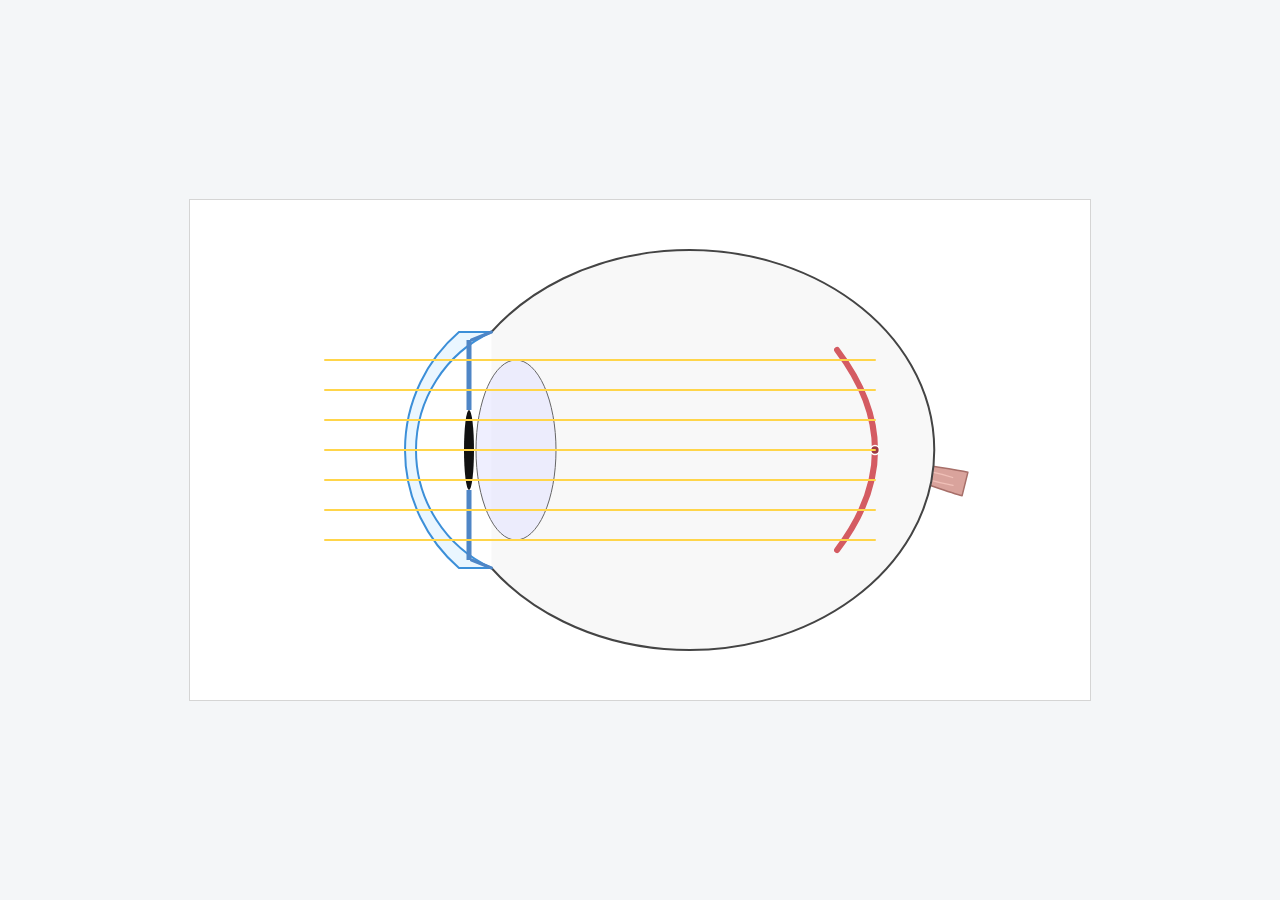
<file: examples/BasicEye/index.html>
<!DOCTYPE html>

<html lang="en">

<head>

<meta charset="UTF-8">

<title>Eye Engine - Basic Eye</title>

<link rel="stylesheet" href="style.css">

</head>

<body>

<div class="container">

<svg
id="eye"
viewBox="0 0 900 500">
</svg>

</div>

<script type="module" src="app.js"></script>

</body>

</html>
</file>
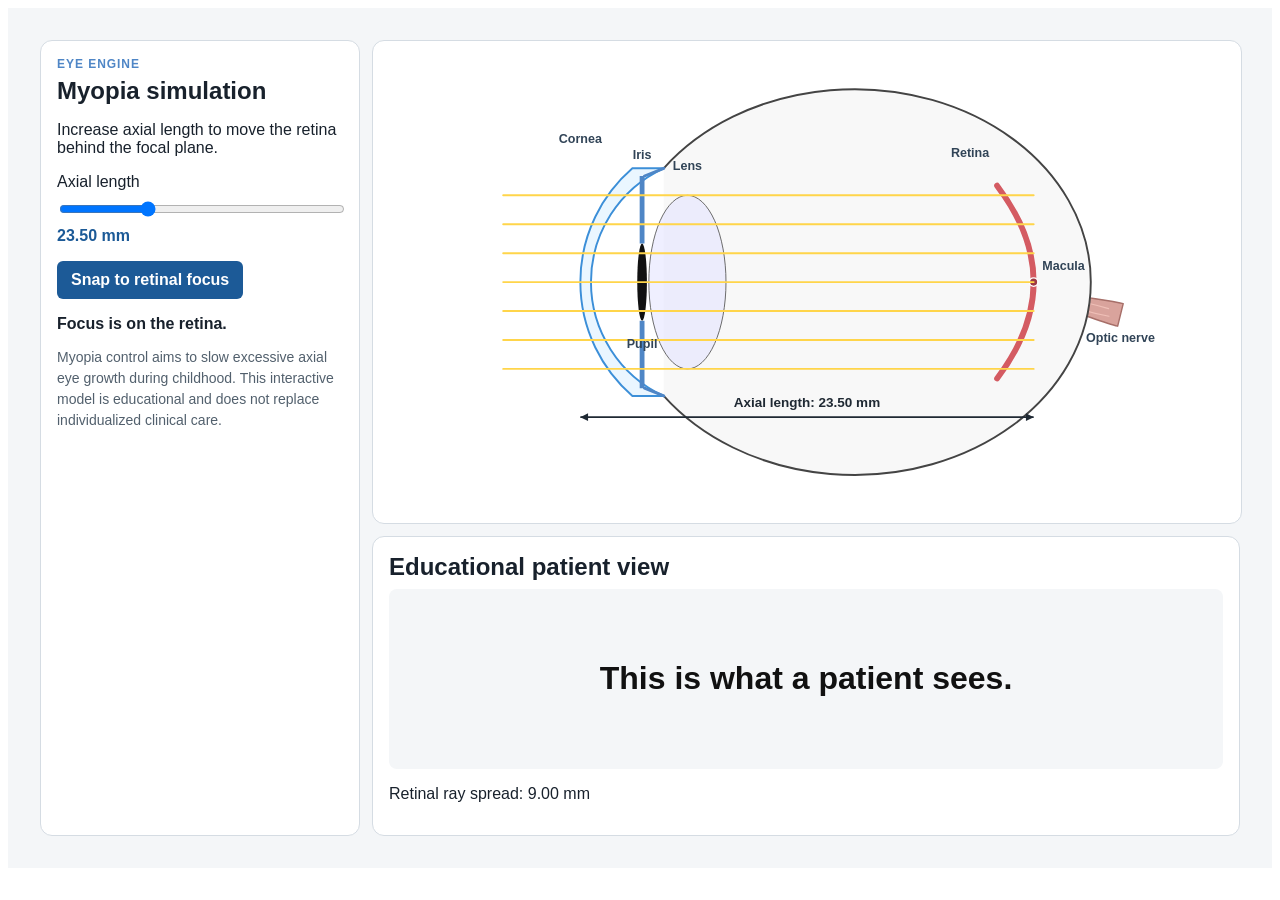
<file: modules/Myopia/index.html>
<!doctype html>

<html lang="en">

<head>

    <meta charset="utf-8">
    <meta name="viewport" content="width=device-width, initial-scale=1">
    <title>Eye Engine — Myopia</title>
    <link rel="stylesheet" href="myopia.css">

</head>

<body>

    <main class="myopia-module">

        <section class="myopia-module__controls" aria-labelledby="myopia-title">

            <p class="myopia-module__eyebrow">Eye Engine</p>
            <h1 id="myopia-title">Myopia simulation</h1>
            <p>Increase axial length to move the retina behind the focal plane.</p>

            <label for="axial-length">Axial length</label>
            <div class="myopia-module__range-row">
                <input
                    id="axial-length"
                    type="range"
                    min="22"
                    max="27"
                    step="0.01"
                    value="23.5">
                <output id="axial-length-value" for="axial-length">23.50 mm</output>
            </div>

            <button id="snap-focus" type="button">Snap to retinal focus</button>

            <p id="focus-status" class="myopia-module__status" aria-live="polite"></p>

            <p class="myopia-module__context">
                Myopia control aims to slow excessive axial eye growth during
                childhood. This interactive model is educational and does not
                replace individualized clinical care.
            </p>

        </section>

        <section class="myopia-module__diagram" aria-label="Optical eye cross-section">
            <svg id="eye" viewBox="0 0 900 500"></svg>
        </section>

        <section class="myopia-module__patient-view" aria-labelledby="patient-view-title">

            <h2 id="patient-view-title">Educational patient view</h2>
            <div class="myopia-module__view-window">
                <span id="optotype">This is what a patient sees.</span>
            </div>
            <p id="blur-value"></p>

        </section>

    </main>

    <script type="module" src="myopia.js"></script>

</body>

</html>
</file>
<file: examples/BasicEye/style.css>
html,
body {

    margin: 0;
    padding: 0;
    height: 100%;

    background: #f4f6f8;

    font-family: Arial, sans-serif;

}

.container {

    display: flex;

    justify-content: center;
    align-items: center;

    width: 100%;
    height: 100%;

}

svg {

    width: 900px;
    height: 500px;

    background: white;

    border: 1px solid #d5d5d5;

}
</file>
<file: modules/Myopia/myopia.css>
.myopia-module {
    color: #18212c;
    background: #f4f6f8;
    font-family: Arial, sans-serif;
}

.myopia-module {
    box-sizing: border-box;
    display: grid;
    gap: 12px;
    grid-template-columns: minmax(240px, 320px) minmax(0, 1fr);
    max-width: 1280px;
    margin: 0 auto;
    padding: 32px;
}

.myopia-module__controls,
.myopia-module__patient-view {
    border: 1px solid #d5dce3;
    border-radius: 12px;
    background: #fff;
    padding: 16px;
}

.myopia-module__controls {
    grid-row: span 2;
}

.myopia-module__diagram {
    min-width: 0;
}

.myopia-module__diagram svg {
    display: block;
    width: 100%;
    height: auto;
    border: 1px solid #d5dce3;
    border-radius: 12px;
    background: #fff;
}

.myopia-module__eyebrow {
    margin: 0 0 6px;
    color: #4f86c6;
    font-size: 12px;
    font-weight: 700;
    letter-spacing: .08em;
    text-transform: uppercase;
}

.myopia-module h1,
.myopia-module h2 {
    margin: 0 0 8px;
}

.myopia-module__patient-view h2 {
    font-size: 24px;
}

.myopia-module__range-row {
    display: grid;
    gap: 8px;
    margin-top: 8px;
}

.myopia-module input[type="range"] {
    width: 100%;
}

.myopia-module output {
    color: #1c5a97;
    font-weight: 700;
}

.myopia-module button {
    margin-top: 16px;
    border: 0;
    border-radius: 6px;
    background: #1c5a97;
    color: #fff;
    cursor: pointer;
    font: inherit;
    font-weight: 700;
    padding: 10px 14px;
}

.myopia-module__context {
    color: #52606d;
    font-size: 14px;
    line-height: 1.5;
}

.myopia-module__status {
    margin-bottom: 0;
    font-weight: 700;
}

.myopia-module__view-window {
    display: grid;
    min-height: 180px;
    place-items: center;
    overflow: hidden;
    border-radius: 8px;
    background: #f4f6f8;
}

.myopia-module__view-window span {
    color: #111;
    max-width: 80%;
    font-size: 32px;
    font-weight: 700;
    line-height: 1.3;
    text-align: center;
}

@media (max-width: 800px) {
    .myopia-module {
        grid-template-columns: 1fr;
        padding: 16px;
    }

    .myopia-module__controls {
        grid-row: auto;
    }
}
</file>
